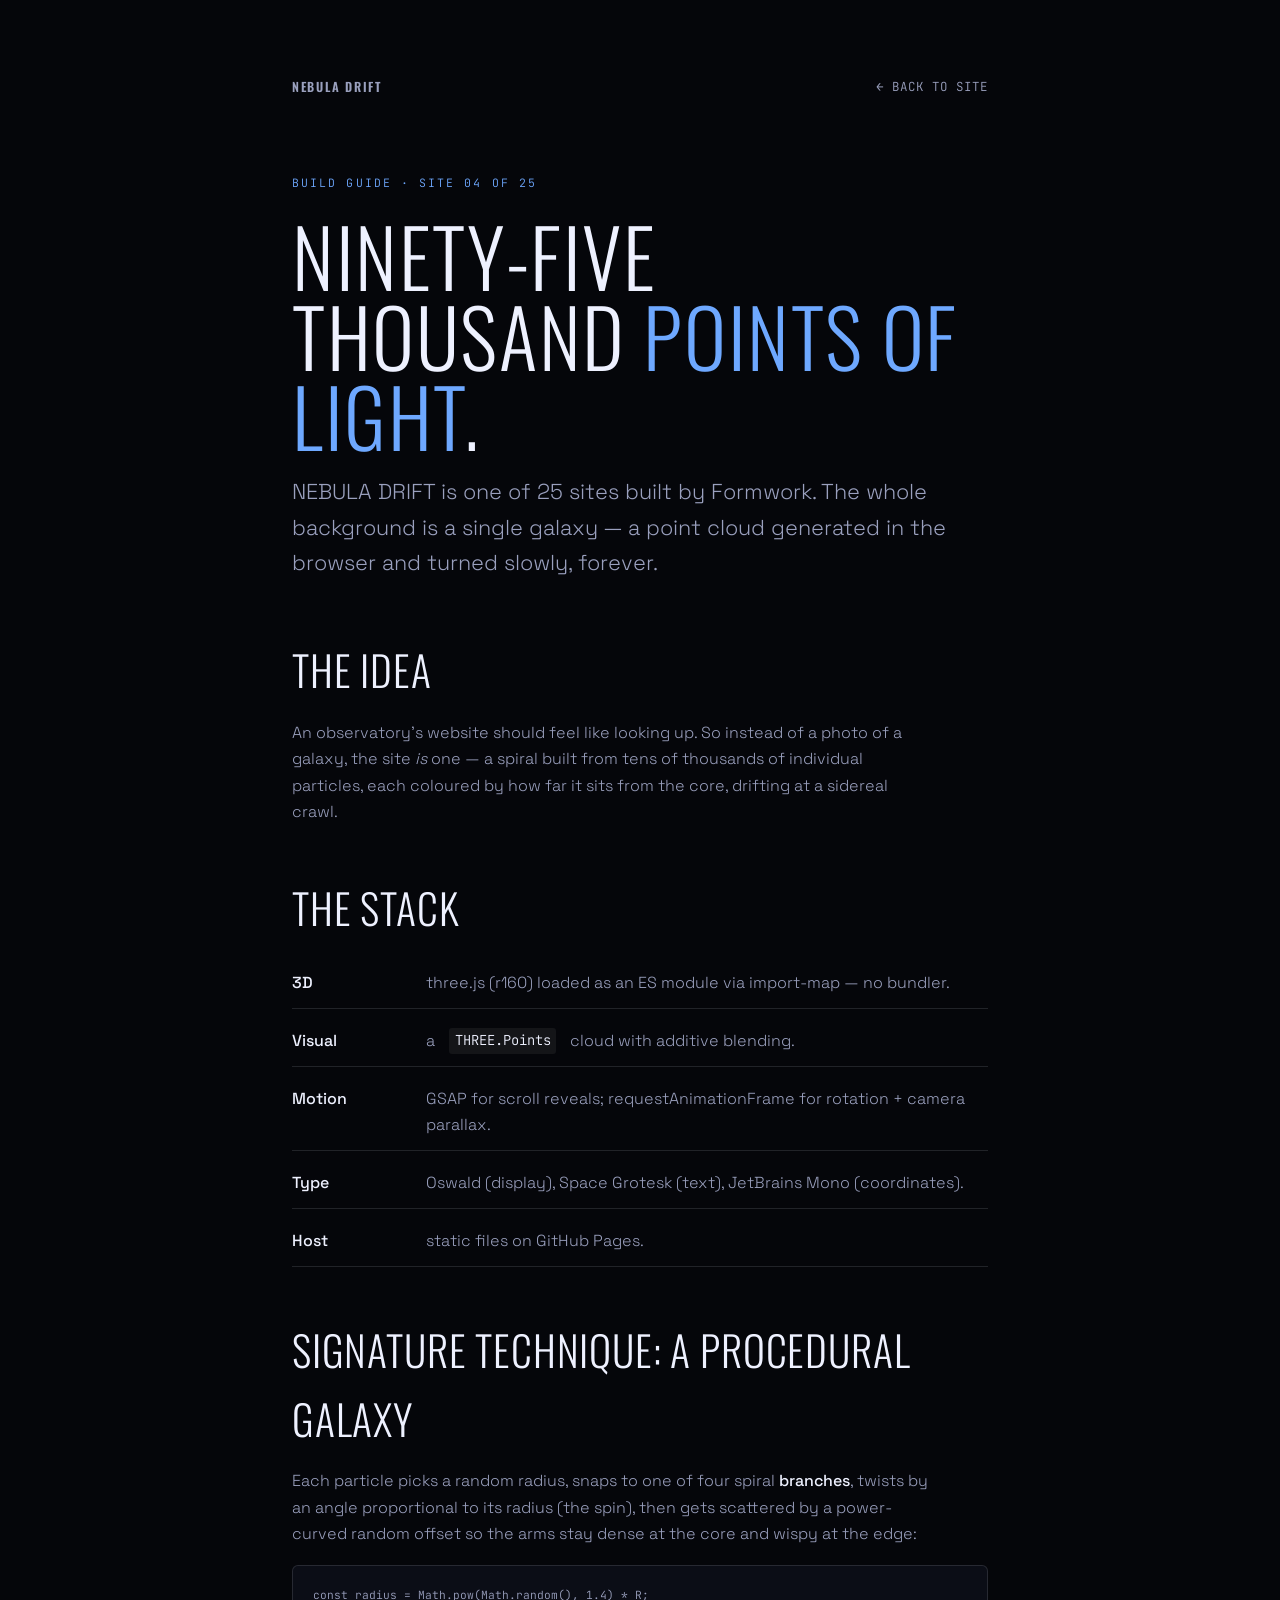
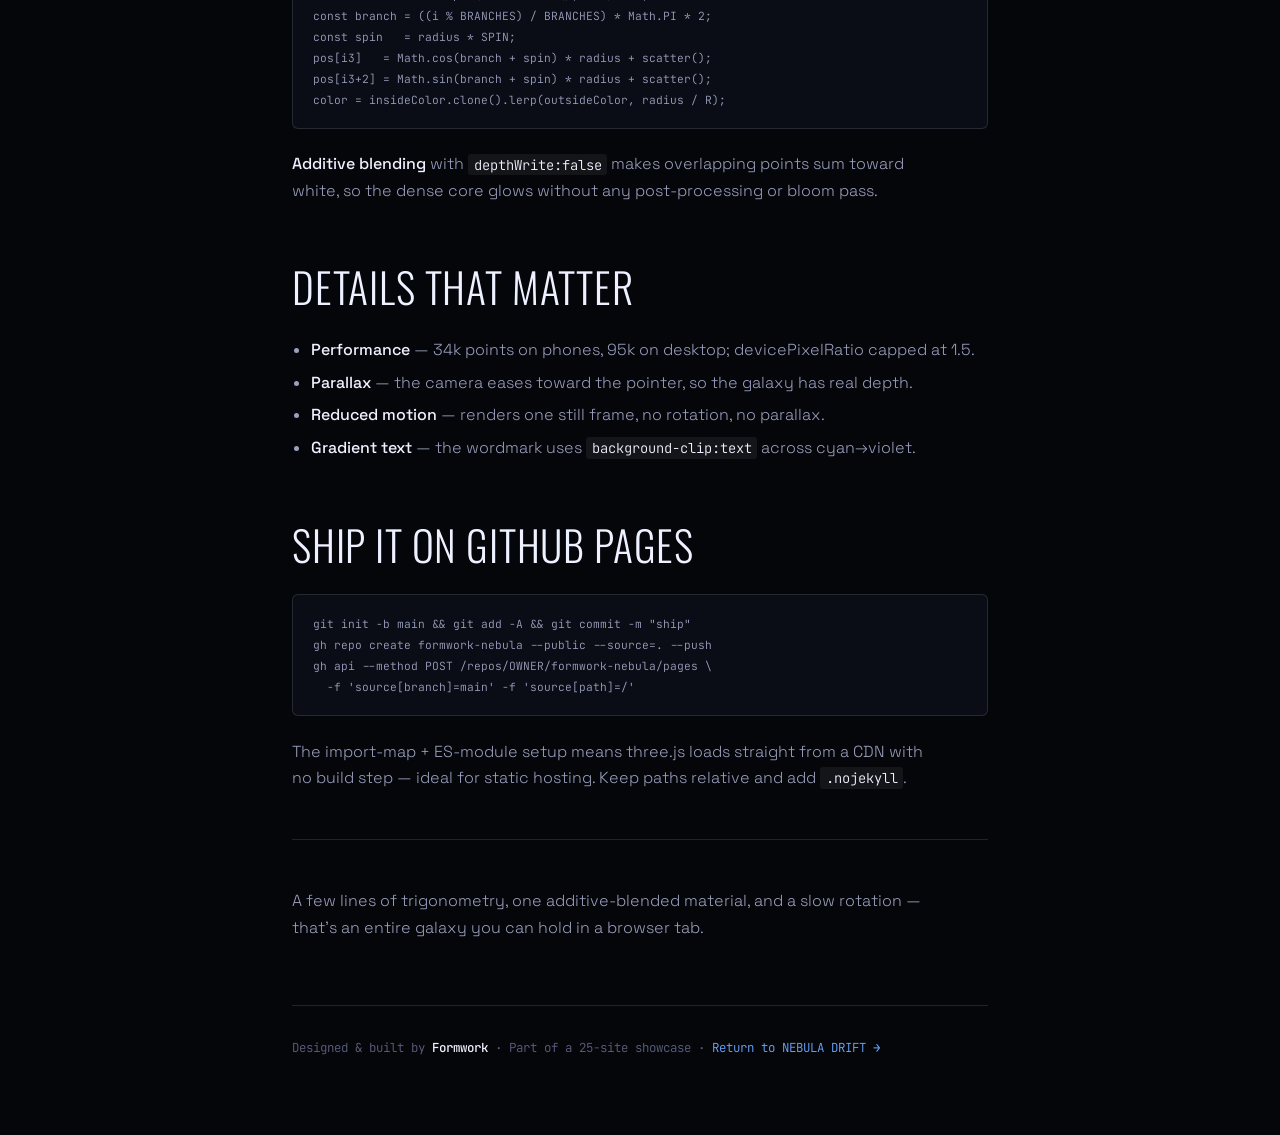
<file: guide/index.html>
<!doctype html>
<html lang="en">
<head>
<meta charset="utf-8" />
<meta name="viewport" content="width=device-width, initial-scale=1" />
<title>NEBULA DRIFT — Guide · How this was built</title>
<meta name="description" content="How the NEBULA DRIFT site was built with Formwork: a 95,000-point galaxy in three.js, additive blending, and a seedable branch structure." />
<link rel="preconnect" href="https://fonts.googleapis.com" />
<link rel="preconnect" href="https://fonts.gstatic.com" crossorigin />
<link href="https://fonts.googleapis.com/css2?family=Oswald:wght@300;400;600&family=Space+Grotesk:wght@300;400;500&family=JetBrains+Mono:wght@400&display=swap" rel="stylesheet" />
<style>
  :root{--bg:#05060a;--ink:#eef1ff;--dim:#9aa0be;--faint:#5c6180;--accent:#6ea8ff;--line:rgba(238,241,255,.12)}
  *{box-sizing:border-box;margin:0;padding:0}
  body{background:var(--bg);color:var(--ink);font-family:"Space Grotesk",system-ui,sans-serif;font-weight:300;line-height:1.65;-webkit-font-smoothing:antialiased}
  a{color:var(--accent);text-decoration:none}a:hover{text-decoration:underline}
  .wrap{max-width:760px;margin:0 auto;padding:clamp(28px,6vw,80px) clamp(20px,5vw,32px)}
  .top{display:flex;justify-content:space-between;align-items:center;font-family:"JetBrains Mono",monospace;font-size:.78rem;letter-spacing:.08em;text-transform:uppercase;color:var(--faint);margin-bottom:clamp(40px,8vh,90px)}
  .top a{color:var(--dim)}
  .brand{font-family:"Oswald",sans-serif;font-weight:600;letter-spacing:.14em;color:var(--ink)}
  .tag{display:inline-block;font-family:"JetBrains Mono",monospace;font-size:.72rem;letter-spacing:.18em;text-transform:uppercase;color:var(--accent);margin-bottom:1.4rem}
  h1{font-family:"Oswald",sans-serif;font-weight:300;font-size:clamp(2.8rem,9vw,5rem);line-height:1;text-transform:uppercase;letter-spacing:.02em;margin-bottom:1.2rem}
  h1 em{font-style:normal;color:var(--accent)}
  .lede{font-size:clamp(1.1rem,2.2vw,1.35rem);color:var(--dim);max-width:56ch;margin-bottom:3.4rem}
  h2{font-family:"Oswald",sans-serif;font-weight:300;font-size:clamp(1.7rem,4vw,2.6rem);text-transform:uppercase;letter-spacing:.02em;margin:3rem 0 1rem}
  p{color:var(--dim);margin:0 0 1.1rem;max-width:64ch}
  strong{color:var(--ink);font-weight:500}
  ul{color:var(--dim);margin:0 0 1.2rem 1.2rem}li{margin:.4rem 0}
  code{font-family:"JetBrains Mono",monospace;font-size:.86em;background:rgba(255,255,255,.06);padding:.12em .4em;border-radius:3px;color:var(--ink)}
  pre{background:#0b0d16;border:1px solid var(--line);border-radius:6px;padding:18px 20px;overflow-x:auto;margin:0 0 1.4rem;font-size:.82rem;line-height:1.6;font-family:"JetBrains Mono",monospace}
  pre code{background:none;padding:0;color:var(--dim)}
  .stack{list-style:none;margin:0 0 1.2rem;padding:0}
  .stack li{display:flex;gap:14px;padding:12px 0;border-bottom:1px solid var(--line)}
  .stack b{color:var(--ink);font-weight:500;min-width:120px}
  .rule{height:1px;background:var(--line);margin:3rem 0}
  footer{margin-top:4rem;padding-top:2rem;border-top:1px solid var(--line);font-family:"JetBrains Mono",monospace;font-size:.78rem;color:var(--faint)}
</style>
</head>
<body>
<div class="wrap">
  <div class="top"><a class="brand" href="../">NEBULA DRIFT</a><a href="../">← Back to site</a></div>
  <span class="tag">Build guide · Site 04 of 25</span>
  <h1>Ninety-five thousand <em>points of light</em>.</h1>
  <p class="lede">NEBULA DRIFT is one of 25 sites built by Formwork. The whole background is a single
    galaxy — a point cloud generated in the browser and turned slowly, forever.</p>

  <h2>The idea</h2>
  <p>An observatory's website should feel like looking up. So instead of a photo of a galaxy,
    the site <em>is</em> one — a spiral built from tens of thousands of individual particles,
    each coloured by how far it sits from the core, drifting at a sidereal crawl.</p>

  <h2>The stack</h2>
  <ul class="stack">
    <li><b>3D</b> three.js (r160) loaded as an ES module via import-map — no bundler.</li>
    <li><b>Visual</b> a <code>THREE.Points</code> cloud with additive blending.</li>
    <li><b>Motion</b> GSAP for scroll reveals; requestAnimationFrame for rotation + camera parallax.</li>
    <li><b>Type</b> Oswald (display), Space Grotesk (text), JetBrains Mono (coordinates).</li>
    <li><b>Host</b> static files on GitHub Pages.</li>
  </ul>

  <h2>Signature technique: a procedural galaxy</h2>
  <p>Each particle picks a random radius, snaps to one of four spiral <strong>branches</strong>,
    twists by an angle proportional to its radius (the spin), then gets scattered by a
    power-curved random offset so the arms stay dense at the core and wispy at the edge:</p>
  <pre><code>const radius = Math.pow(Math.random(), 1.4) * R;
const branch = ((i % BRANCHES) / BRANCHES) * Math.PI * 2;
const spin   = radius * SPIN;
pos[i3]   = Math.cos(branch + spin) * radius + scatter();
pos[i3+2] = Math.sin(branch + spin) * radius + scatter();
color = insideColor.clone().lerp(outsideColor, radius / R);</code></pre>
  <p><strong>Additive blending</strong> with <code>depthWrite:false</code> makes overlapping
    points sum toward white, so the dense core glows without any post-processing or bloom pass.</p>

  <h2>Details that matter</h2>
  <ul>
    <li><strong>Performance</strong> — 34k points on phones, 95k on desktop; devicePixelRatio capped at 1.5.</li>
    <li><strong>Parallax</strong> — the camera eases toward the pointer, so the galaxy has real depth.</li>
    <li><strong>Reduced motion</strong> — renders one still frame, no rotation, no parallax.</li>
    <li><strong>Gradient text</strong> — the wordmark uses <code>background-clip:text</code> across cyan→violet.</li>
  </ul>

  <h2>Ship it on GitHub Pages</h2>
  <pre><code>git init -b main &amp;&amp; git add -A &amp;&amp; git commit -m "ship"
gh repo create formwork-nebula --public --source=. --push
gh api --method POST /repos/OWNER/formwork-nebula/pages \
  -f 'source[branch]=main' -f 'source[path]=/'</code></pre>
  <p>The import-map + ES-module setup means three.js loads straight from a CDN with no build step —
    ideal for static hosting. Keep paths relative and add <code>.nojekyll</code>.</p>

  <div class="rule"></div>
  <p>A few lines of trigonometry, one additive-blended material, and a slow rotation — that's an
    entire galaxy you can hold in a browser tab.</p>
  <footer>Designed &amp; built by <strong>Formwork</strong> · Part of a 25-site showcase · <a href="../">Return to NEBULA DRIFT →</a></footer>
</div>
</body>
</html>
</file>
